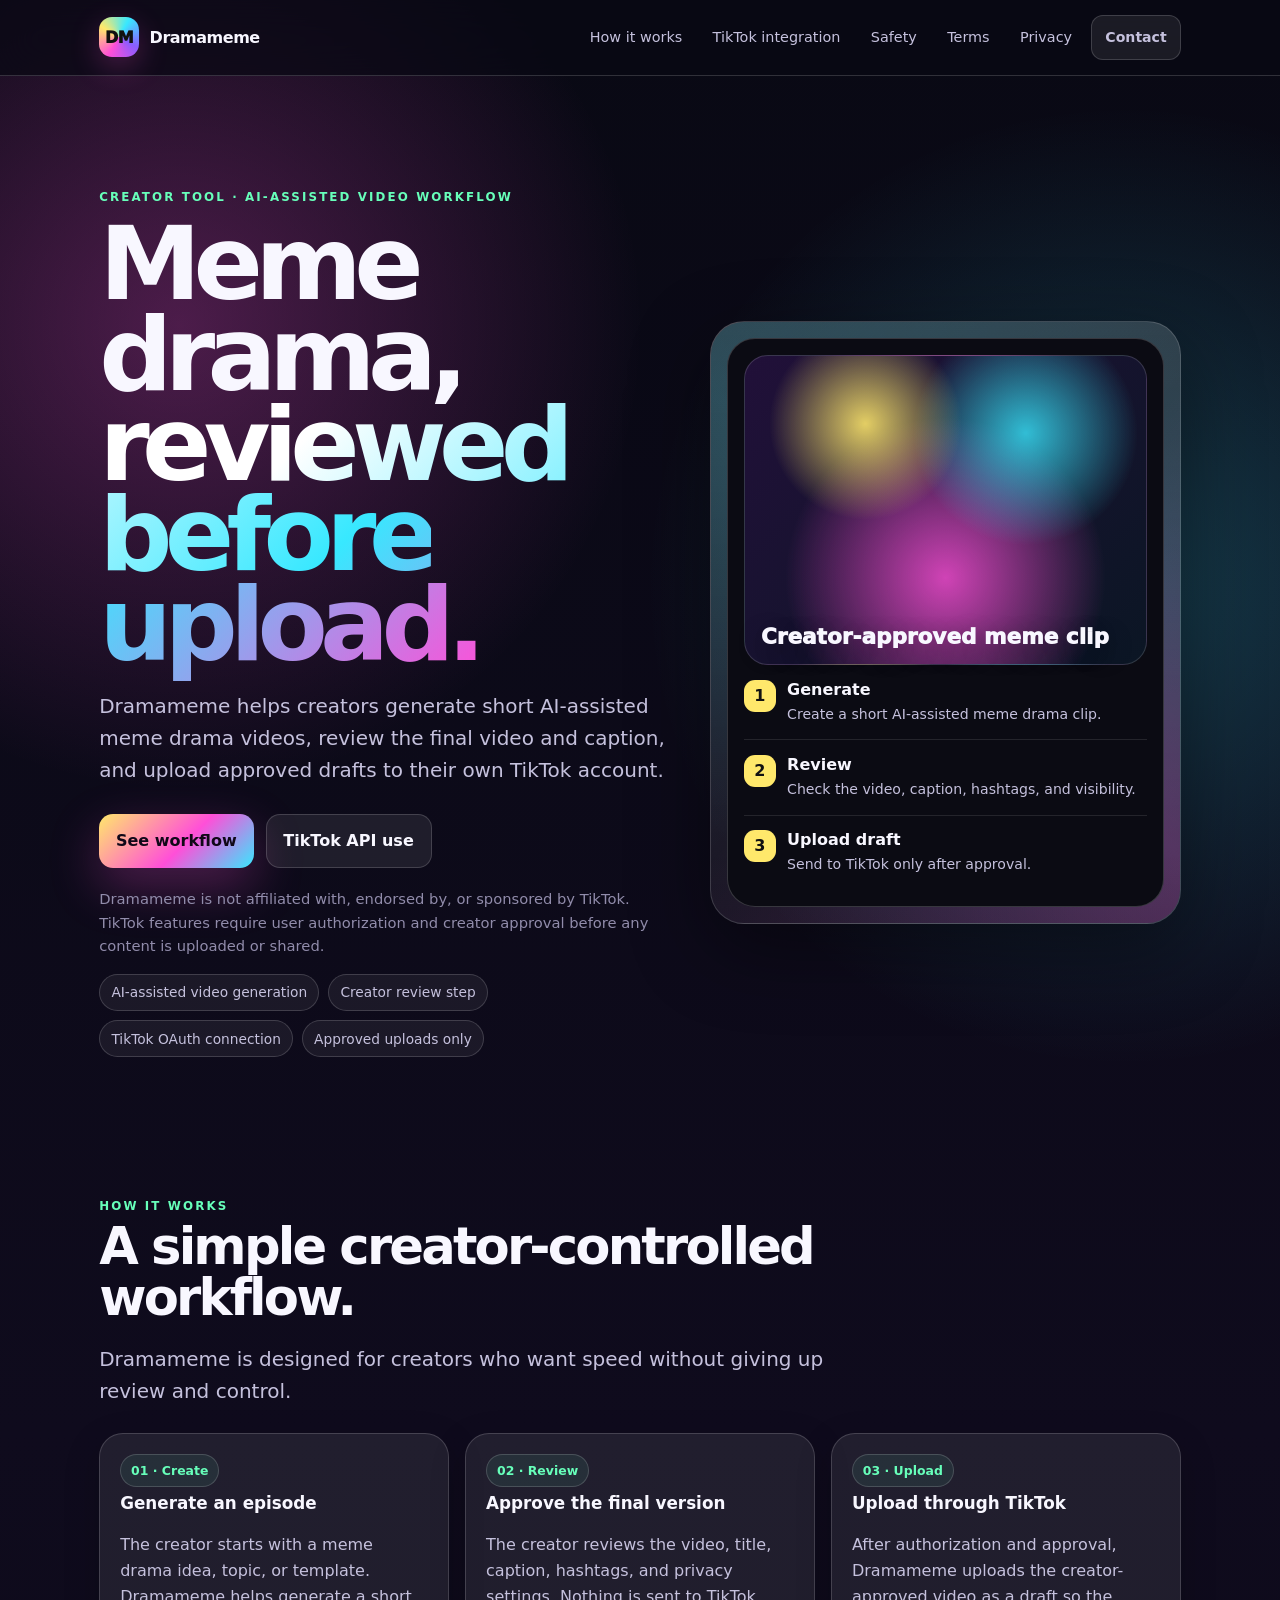
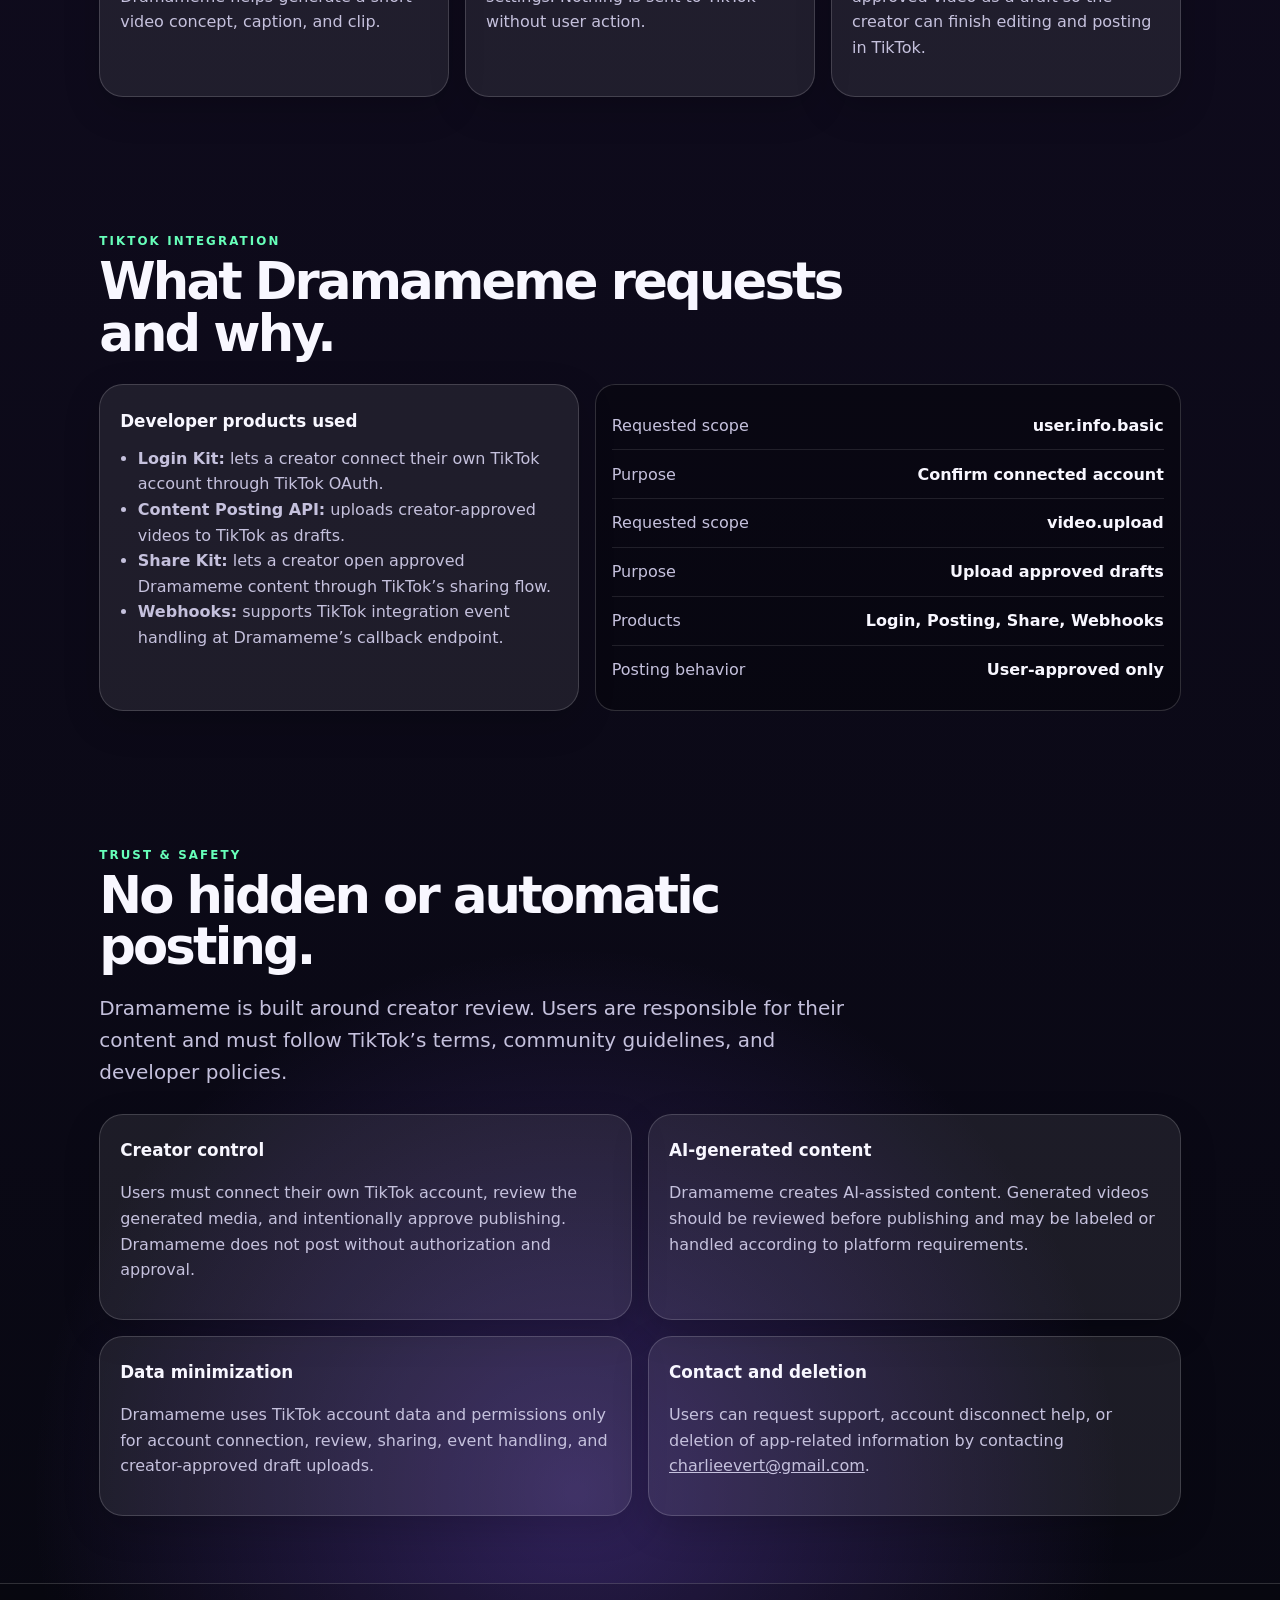
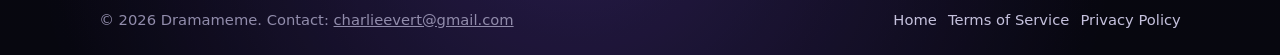
<file: index.html>
<!doctype html>
<html lang="en">
<head>
  <meta charset="utf-8" />
  <meta name="viewport" content="width=device-width, initial-scale=1" />
  <title>Dramameme — AI-Assisted Meme Drama Videos</title>
  <meta name="description" content="Dramameme helps creators generate AI-assisted meme drama videos, review videos and captions, and upload approved drafts to TikTok." />
  <meta name="theme-color" content="#090914" />
  <link rel="icon" href="app-icon.png" />
  <link rel="apple-touch-icon" href="app-icon.png" />
  <link rel="stylesheet" href="styles.css" />
</head>
<body>
  <a class="skip-link" href="#main">Skip to content</a>
  <nav class="nav" aria-label="Primary navigation">
    <div class="nav-inner">
      <a class="brand" href="./" aria-label="Dramameme home">
        <span class="brand-mark">DM</span>
        <span>Dramameme</span>
      </a>
      <div class="nav-links">
        <a href="#how-it-works">How it works</a>
        <a href="#tiktok">TikTok integration</a>
        <a href="#safety">Safety</a>
        <a href="terms.html">Terms</a>
        <a href="privacy.html">Privacy</a>
        <a class="btn small" href="mailto:charlieevert@gmail.com">Contact</a>
      </div>
    </div>
  </nav>

  <main id="main">
    <header class="hero">
      <div>
        <div class="kicker">Creator tool · AI-assisted video workflow</div>
        <h1>Meme drama, <span>reviewed before upload.</span></h1>
        <p class="lede">Dramameme helps creators generate short AI-assisted meme drama videos, review the final video and caption, and upload approved drafts to their own TikTok account.</p>
        <div class="cta-row">
          <a class="btn primary" href="#how-it-works">See workflow</a>
          <a class="btn" href="#tiktok">TikTok API use</a>
        </div>
        <p class="notice">Dramameme is not affiliated with, endorsed by, or sponsored by TikTok. TikTok features require user authorization and creator approval before any content is uploaded or shared.</p>
        <div class="badge-row" aria-label="Key features">
          <span class="badge">AI-assisted video generation</span>
          <span class="badge">Creator review step</span>
          <span class="badge">TikTok OAuth connection</span>
          <span class="badge">Approved uploads only</span>
        </div>
      </div>
      <div class="mock" aria-label="Dramameme app preview">
        <div class="phone">
          <div class="video-card">
            <div class="video-title">Creator-approved meme clip</div>
          </div>
          <div class="step"><div class="num">1</div><div><b>Generate</b><span>Create a short AI-assisted meme drama clip.</span></div></div>
          <div class="step"><div class="num">2</div><div><b>Review</b><span>Check the video, caption, hashtags, and visibility.</span></div></div>
          <div class="step"><div class="num">3</div><div><b>Upload draft</b><span>Send to TikTok only after approval.</span></div></div>
        </div>
      </div>
    </header>

    <section id="how-it-works">
      <div class="section-head">
        <div class="kicker">How it works</div>
        <h2>A simple creator-controlled workflow.</h2>
        <p class="lede">Dramameme is designed for creators who want speed without giving up review and control.</p>
      </div>
      <div class="grid three">
        <article class="card">
          <span class="pill">01 · Create</span>
          <h3>Generate an episode</h3>
          <p>The creator starts with a meme drama idea, topic, or template. Dramameme helps generate a short video concept, caption, and clip.</p>
        </article>
        <article class="card">
          <span class="pill">02 · Review</span>
          <h3>Approve the final version</h3>
          <p>The creator reviews the video, title, caption, hashtags, and privacy settings. Nothing is sent to TikTok without user action.</p>
        </article>
        <article class="card">
          <span class="pill">03 · Upload</span>
          <h3>Upload through TikTok</h3>
          <p>After authorization and approval, Dramameme uploads the creator-approved video as a draft so the creator can finish editing and posting in TikTok.</p>
        </article>
      </div>
    </section>

    <section id="tiktok">
      <div class="section-head">
        <div class="kicker">TikTok integration</div>
        <h2>What Dramameme requests and why.</h2>
      </div>
      <div class="demo-panel">
        <div class="card">
          <h3>Developer products used</h3>
          <ul>
            <li><strong>Login Kit:</strong> lets a creator connect their own TikTok account through TikTok OAuth.</li>
            <li><strong>Content Posting API:</strong> uploads creator-approved videos to TikTok as drafts.</li>
            <li><strong>Share Kit:</strong> lets a creator open approved Dramameme content through TikTok’s sharing flow.</li>
            <li><strong>Webhooks:</strong> supports TikTok integration event handling at Dramameme’s callback endpoint.</li>
          </ul>
        </div>
        <div class="status-box">
          <div class="status-row"><span>Requested scope</span><b>user.info.basic</b></div>
          <div class="status-row"><span>Purpose</span><b>Confirm connected account</b></div>
          <div class="status-row"><span>Requested scope</span><b>video.upload</b></div>
          <div class="status-row"><span>Purpose</span><b>Upload approved drafts</b></div>
          <div class="status-row"><span>Products</span><b>Login, Posting, Share, Webhooks</b></div>
          <div class="status-row"><span>Posting behavior</span><b>User-approved only</b></div>
        </div>
      </div>
    </section>

    <section id="safety">
      <div class="section-head">
        <div class="kicker">Trust & safety</div>
        <h2>No hidden or automatic posting.</h2>
        <p class="lede">Dramameme is built around creator review. Users are responsible for their content and must follow TikTok’s terms, community guidelines, and developer policies.</p>
      </div>
      <div class="grid two">
        <article class="card">
          <h3>Creator control</h3>
          <p>Users must connect their own TikTok account, review the generated media, and intentionally approve publishing. Dramameme does not post without authorization and approval.</p>
        </article>
        <article class="card">
          <h3>AI-generated content</h3>
          <p>Dramameme creates AI-assisted content. Generated videos should be reviewed before publishing and may be labeled or handled according to platform requirements.</p>
        </article>
        <article class="card">
          <h3>Data minimization</h3>
          <p>Dramameme uses TikTok account data and permissions only for account connection, review, sharing, event handling, and creator-approved draft uploads.</p>
        </article>
        <article class="card">
          <h3>Contact and deletion</h3>
          <p>Users can request support, account disconnect help, or deletion of app-related information by contacting <a href="mailto:charlieevert@gmail.com">charlieevert@gmail.com</a>.</p>
        </article>
      </div>
    </section>
  </main>

  <footer class="footer">
    <div class="footer-inner">
      <div>© 2026 Dramameme. Contact: <a href="mailto:charlieevert@gmail.com">charlieevert@gmail.com</a></div>
      <div class="footer-links">
        <a href="./">Home</a>
        <a href="terms.html">Terms of Service</a>
        <a href="privacy.html">Privacy Policy</a>
      </div>
    </div>
  </footer>
</body>
</html>
</file>
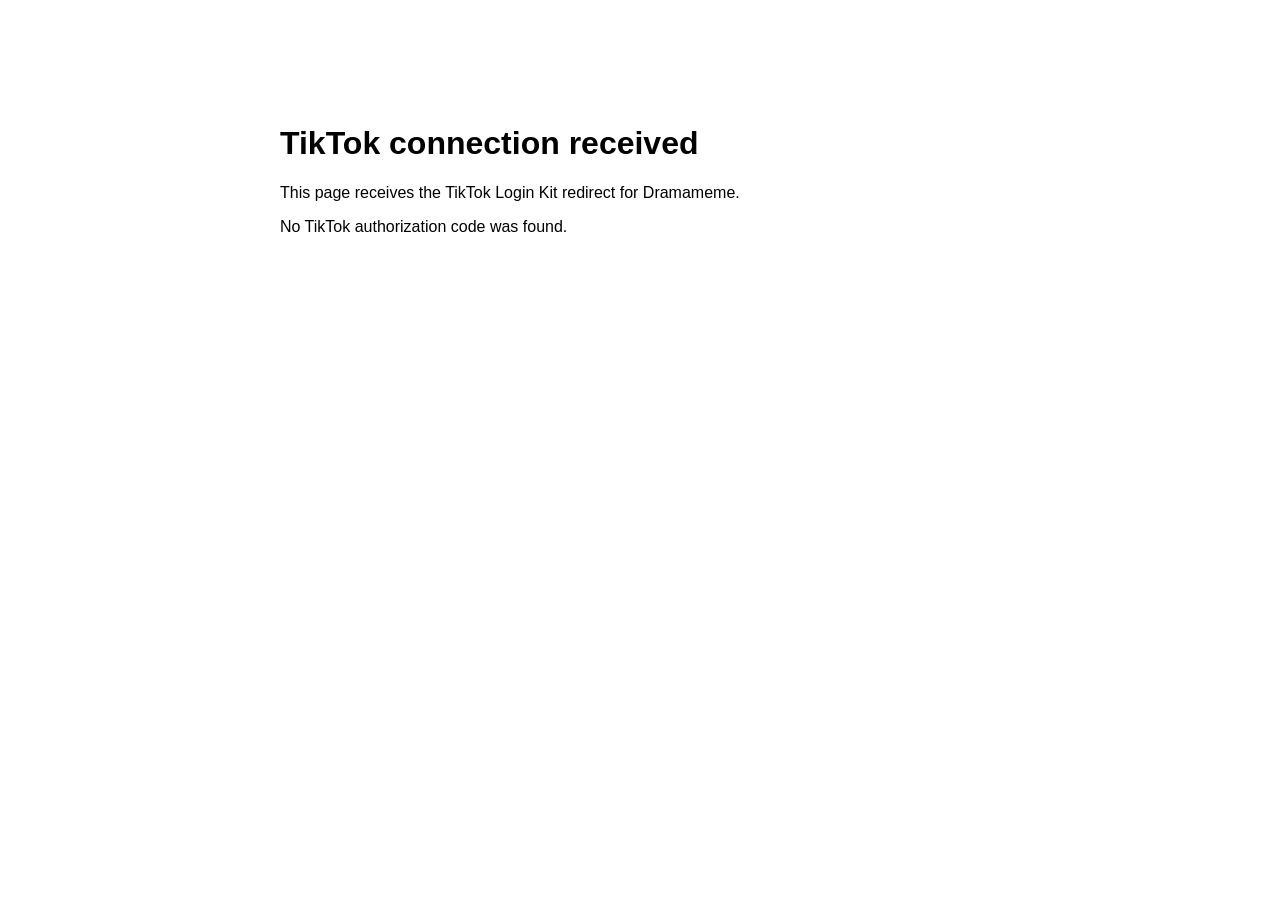
<file: oauth-callback.html>
<!doctype html>
<html lang="en">
<head>
  <meta charset="utf-8">
  <title>Dramameme TikTok Connected</title>
  <meta name="viewport" content="width=device-width, initial-scale=1">
</head>
<body>
  <main style="font-family: Arial, sans-serif; max-width: 720px; margin: 80px auto; padding: 24px;">
    <h1>TikTok connection received</h1>
    <p>This page receives the TikTok Login Kit redirect for Dramameme.</p>
    <p id="status">Checking authorization response...</p>
  </main>

  <script>
    const params = new URLSearchParams(window.location.search);
    const code = params.get("code");
    const error = params.get("error");
    const status = document.getElementById("status");

    if (code) {
      status.textContent = "TikTok returned an authorization code. In production, Dramameme's backend exchanges this code for an access token.";
    } else if (error) {
      status.textContent = "TikTok returned an error: " + error;
    } else {
      status.textContent = "No TikTok authorization code was found.";
    }
  </script>
</body>
</html>
</file>
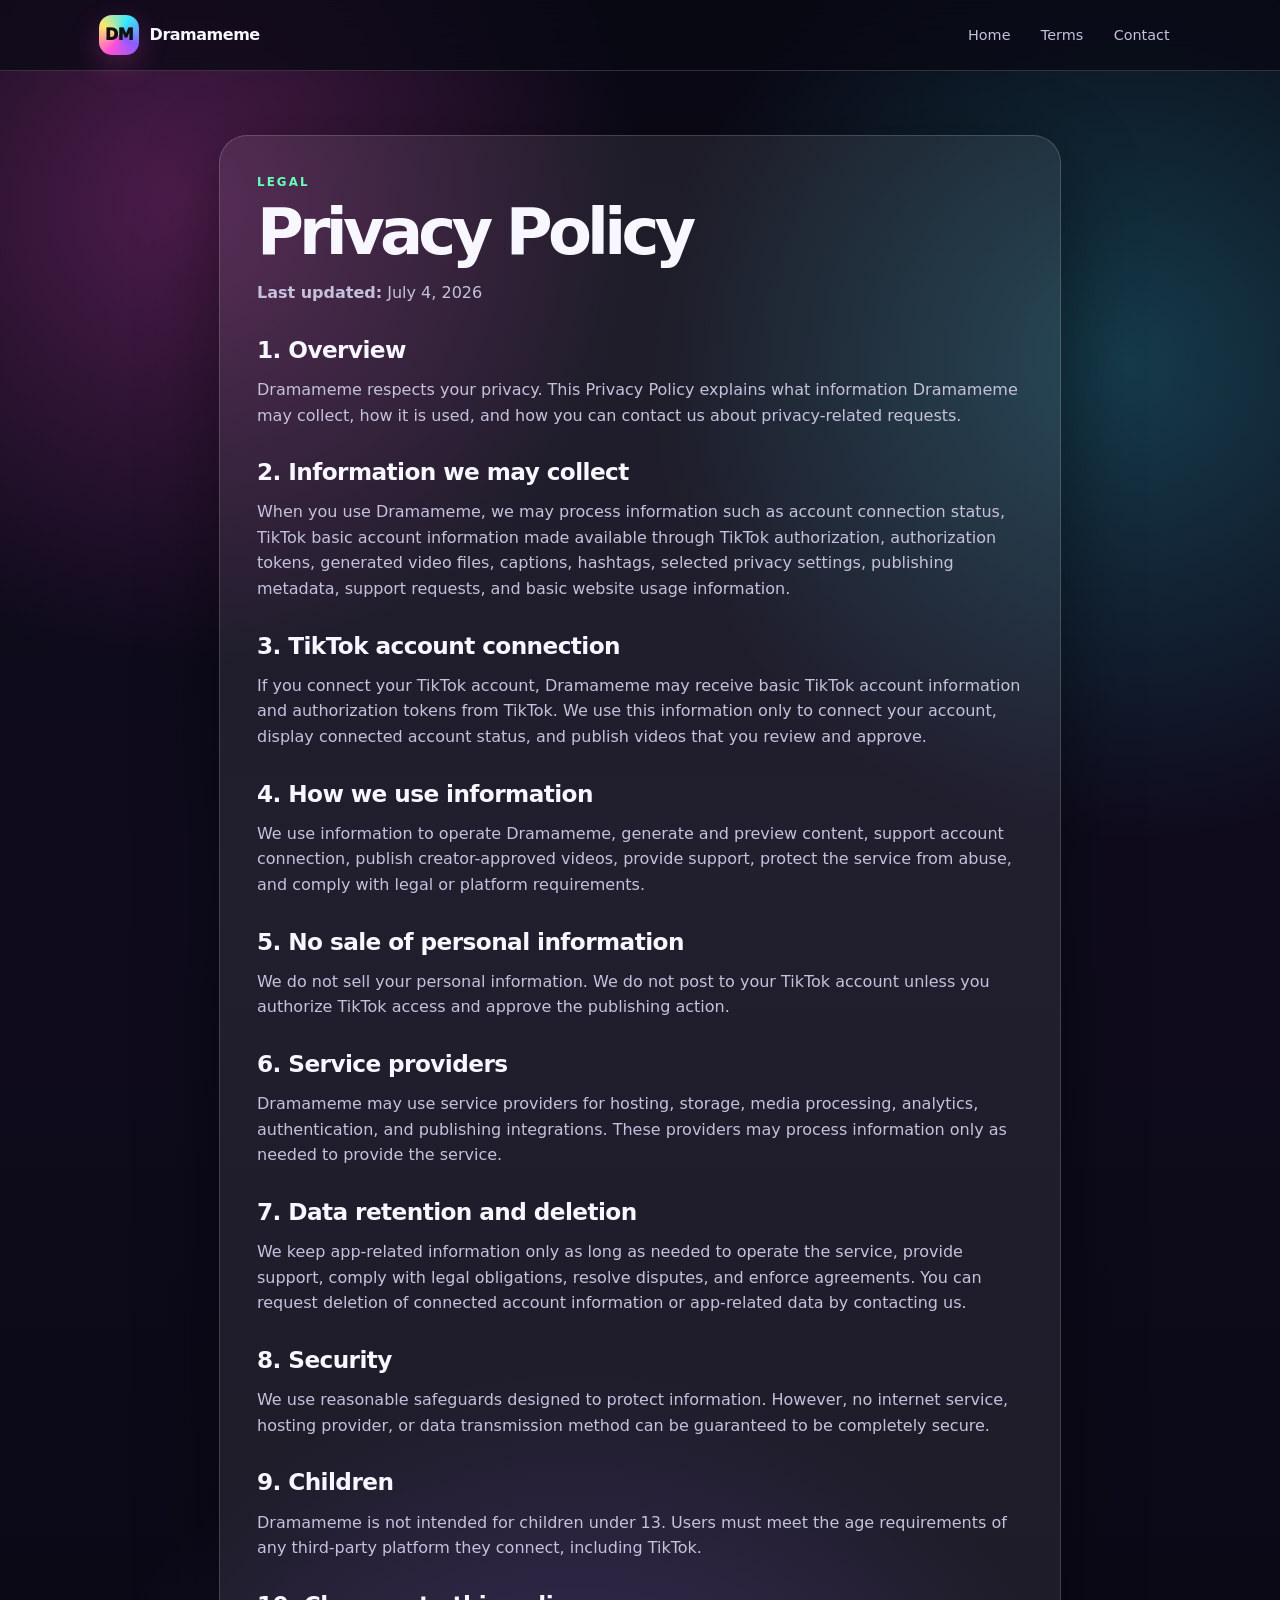
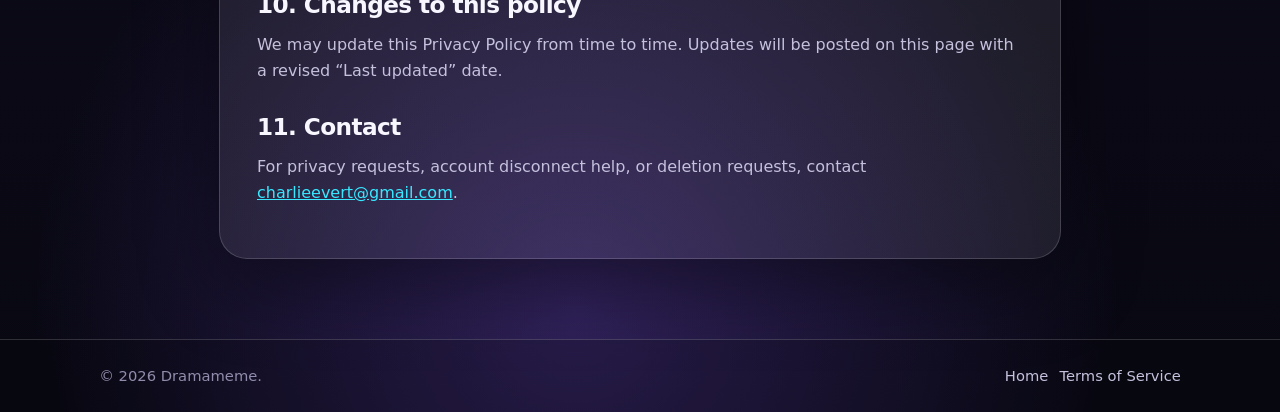
<file: privacy.html>
<!doctype html>
<html lang="en">
<head>
  <meta charset="utf-8" />
  <meta name="viewport" content="width=device-width, initial-scale=1" />
  <title>Privacy Policy — Dramameme</title>
  <meta name="description" content="Dramameme Privacy Policy." />
  <meta name="theme-color" content="#090914" />
  <link rel="icon" href="app-icon.png" />
  <link rel="stylesheet" href="styles.css" />
</head>
<body>
  <nav class="nav" aria-label="Primary navigation">
    <div class="nav-inner">
      <a class="brand" href="./"><span class="brand-mark">DM</span><span>Dramameme</span></a>
      <div class="nav-links"><a href="./">Home</a><a href="terms.html">Terms</a><a href="mailto:charlieevert@gmail.com">Contact</a></div>
    </div>
  </nav>
  <main class="policy-page">
    <article class="policy-card">
      <div class="kicker">Legal</div>
      <h1>Privacy Policy</h1>
      <p><strong>Last updated:</strong> July 4, 2026</p>

      <h2>1. Overview</h2>
      <p>Dramameme respects your privacy. This Privacy Policy explains what information Dramameme may collect, how it is used, and how you can contact us about privacy-related requests.</p>

      <h2>2. Information we may collect</h2>
      <p>When you use Dramameme, we may process information such as account connection status, TikTok basic account information made available through TikTok authorization, authorization tokens, generated video files, captions, hashtags, selected privacy settings, publishing metadata, support requests, and basic website usage information.</p>

      <h2>3. TikTok account connection</h2>
      <p>If you connect your TikTok account, Dramameme may receive basic TikTok account information and authorization tokens from TikTok. We use this information only to connect your account, display connected account status, and publish videos that you review and approve.</p>

      <h2>4. How we use information</h2>
      <p>We use information to operate Dramameme, generate and preview content, support account connection, publish creator-approved videos, provide support, protect the service from abuse, and comply with legal or platform requirements.</p>

      <h2>5. No sale of personal information</h2>
      <p>We do not sell your personal information. We do not post to your TikTok account unless you authorize TikTok access and approve the publishing action.</p>

      <h2>6. Service providers</h2>
      <p>Dramameme may use service providers for hosting, storage, media processing, analytics, authentication, and publishing integrations. These providers may process information only as needed to provide the service.</p>

      <h2>7. Data retention and deletion</h2>
      <p>We keep app-related information only as long as needed to operate the service, provide support, comply with legal obligations, resolve disputes, and enforce agreements. You can request deletion of connected account information or app-related data by contacting us.</p>

      <h2>8. Security</h2>
      <p>We use reasonable safeguards designed to protect information. However, no internet service, hosting provider, or data transmission method can be guaranteed to be completely secure.</p>

      <h2>9. Children</h2>
      <p>Dramameme is not intended for children under 13. Users must meet the age requirements of any third-party platform they connect, including TikTok.</p>

      <h2>10. Changes to this policy</h2>
      <p>We may update this Privacy Policy from time to time. Updates will be posted on this page with a revised “Last updated” date.</p>

      <h2>11. Contact</h2>
      <p>For privacy requests, account disconnect help, or deletion requests, contact <a href="mailto:charlieevert@gmail.com">charlieevert@gmail.com</a>.</p>
    </article>
  </main>
  <footer class="footer"><div class="footer-inner"><div>© 2026 Dramameme.</div><div class="footer-links"><a href="./">Home</a><a href="terms.html">Terms of Service</a></div></div></footer>
</body>
</html>
</file>
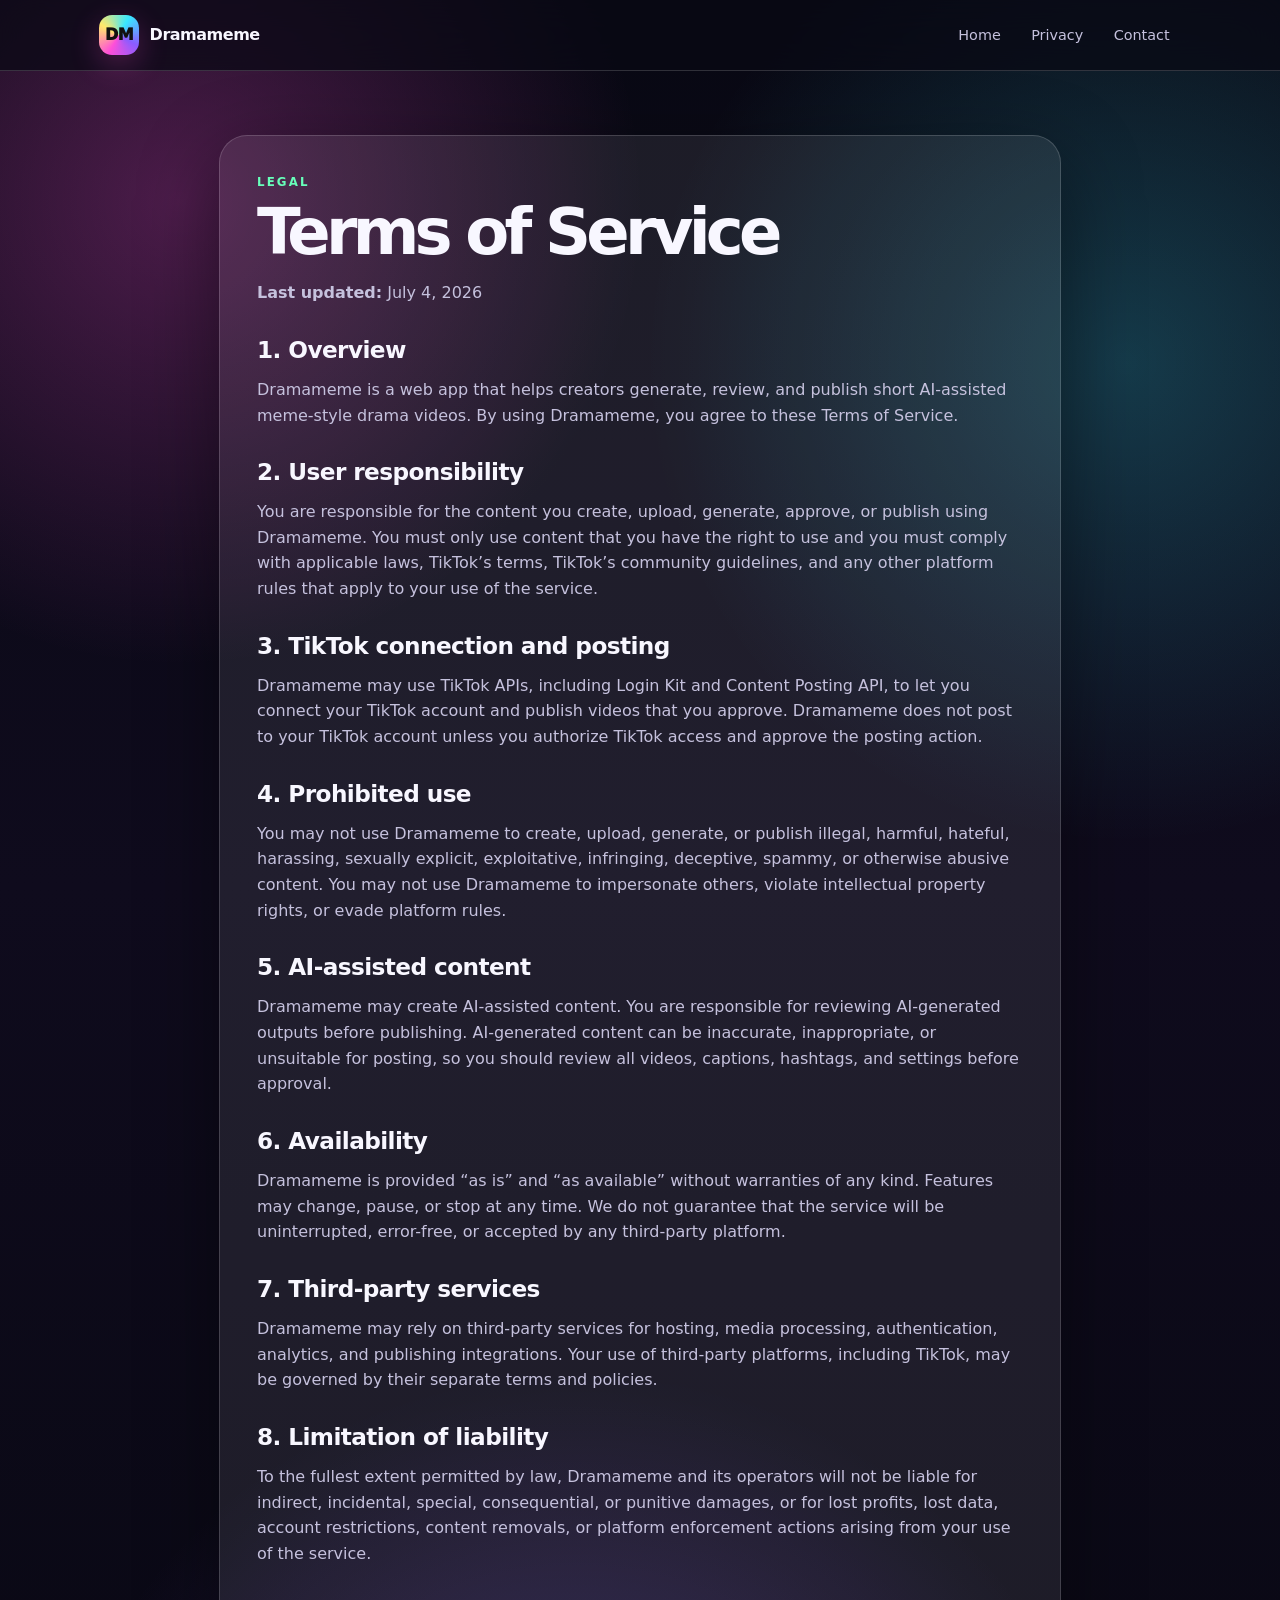
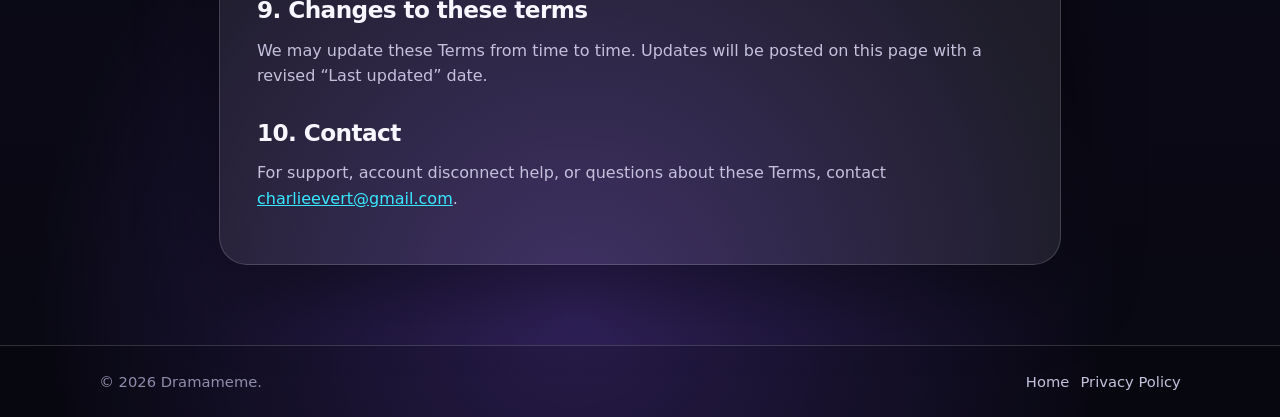
<file: terms.html>
<!doctype html>
<html lang="en">
<head>
  <meta charset="utf-8" />
  <meta name="viewport" content="width=device-width, initial-scale=1" />
  <title>Terms of Service — Dramameme</title>
  <meta name="description" content="Dramameme Terms of Service." />
  <meta name="theme-color" content="#090914" />
  <link rel="icon" href="app-icon.png" />
  <link rel="stylesheet" href="styles.css" />
</head>
<body>
  <nav class="nav" aria-label="Primary navigation">
    <div class="nav-inner">
      <a class="brand" href="./"><span class="brand-mark">DM</span><span>Dramameme</span></a>
      <div class="nav-links"><a href="./">Home</a><a href="privacy.html">Privacy</a><a href="mailto:charlieevert@gmail.com">Contact</a></div>
    </div>
  </nav>
  <main class="policy-page">
    <article class="policy-card">
      <div class="kicker">Legal</div>
      <h1>Terms of Service</h1>
      <p><strong>Last updated:</strong> July 4, 2026</p>

      <h2>1. Overview</h2>
      <p>Dramameme is a web app that helps creators generate, review, and publish short AI-assisted meme-style drama videos. By using Dramameme, you agree to these Terms of Service.</p>

      <h2>2. User responsibility</h2>
      <p>You are responsible for the content you create, upload, generate, approve, or publish using Dramameme. You must only use content that you have the right to use and you must comply with applicable laws, TikTok’s terms, TikTok’s community guidelines, and any other platform rules that apply to your use of the service.</p>

      <h2>3. TikTok connection and posting</h2>
      <p>Dramameme may use TikTok APIs, including Login Kit and Content Posting API, to let you connect your TikTok account and publish videos that you approve. Dramameme does not post to your TikTok account unless you authorize TikTok access and approve the posting action.</p>

      <h2>4. Prohibited use</h2>
      <p>You may not use Dramameme to create, upload, generate, or publish illegal, harmful, hateful, harassing, sexually explicit, exploitative, infringing, deceptive, spammy, or otherwise abusive content. You may not use Dramameme to impersonate others, violate intellectual property rights, or evade platform rules.</p>

      <h2>5. AI-assisted content</h2>
      <p>Dramameme may create AI-assisted content. You are responsible for reviewing AI-generated outputs before publishing. AI-generated content can be inaccurate, inappropriate, or unsuitable for posting, so you should review all videos, captions, hashtags, and settings before approval.</p>

      <h2>6. Availability</h2>
      <p>Dramameme is provided “as is” and “as available” without warranties of any kind. Features may change, pause, or stop at any time. We do not guarantee that the service will be uninterrupted, error-free, or accepted by any third-party platform.</p>

      <h2>7. Third-party services</h2>
      <p>Dramameme may rely on third-party services for hosting, media processing, authentication, analytics, and publishing integrations. Your use of third-party platforms, including TikTok, may be governed by their separate terms and policies.</p>

      <h2>8. Limitation of liability</h2>
      <p>To the fullest extent permitted by law, Dramameme and its operators will not be liable for indirect, incidental, special, consequential, or punitive damages, or for lost profits, lost data, account restrictions, content removals, or platform enforcement actions arising from your use of the service.</p>

      <h2>9. Changes to these terms</h2>
      <p>We may update these Terms from time to time. Updates will be posted on this page with a revised “Last updated” date.</p>

      <h2>10. Contact</h2>
      <p>For support, account disconnect help, or questions about these Terms, contact <a href="mailto:charlieevert@gmail.com">charlieevert@gmail.com</a>.</p>
    </article>
  </main>
  <footer class="footer"><div class="footer-inner"><div>© 2026 Dramameme.</div><div class="footer-links"><a href="./">Home</a><a href="privacy.html">Privacy Policy</a></div></div></footer>
</body>
</html>
</file>
<file: styles.css>
:root {
  --bg: #090914;
  --bg2: #131326;
  --panel: rgba(255, 255, 255, 0.08);
  --panel2: rgba(255, 255, 255, 0.12);
  --line: rgba(255, 255, 255, 0.16);
  --text: #f8f7ff;
  --muted: #c5c1dd;
  --soft: #918cab;
  --pink: #ff4fd8;
  --cyan: #38e8ff;
  --yellow: #ffe86b;
  --purple: #8b5cff;
  --green: #67ffba;
  --danger: #ff6575;
  --shadow: 0 24px 80px rgba(0,0,0,.42);
  font-family: Inter, ui-sans-serif, system-ui, -apple-system, BlinkMacSystemFont, "Segoe UI", sans-serif;
}
* { box-sizing: border-box; }
html { scroll-behavior: smooth; }
body {
  margin: 0;
  background:
    radial-gradient(circle at 14% 10%, rgba(255,79,216,.27), transparent 29rem),
    radial-gradient(circle at 88% 18%, rgba(56,232,255,.22), transparent 30rem),
    radial-gradient(circle at 45% 95%, rgba(139,92,255,.30), transparent 34rem),
    linear-gradient(180deg, var(--bg), #0f0b1d 44%, #080812);
  color: var(--text);
  line-height: 1.6;
  min-height: 100vh;
}
a { color: inherit; }
.skip-link { position:absolute; left:-999px; top:auto; width:1px; height:1px; overflow:hidden; }
.skip-link:focus { left:16px; top:16px; width:auto; height:auto; z-index:99; background:#fff; color:#111; padding:.7rem 1rem; border-radius:10px; }
.nav {
  position: sticky;
  top: 0;
  z-index: 20;
  backdrop-filter: blur(20px);
  background: rgba(9,9,20,.72);
  border-bottom: 1px solid var(--line);
}
.nav-inner {
  max-width: 1120px;
  margin: 0 auto;
  padding: .95rem 1.2rem;
  display: flex;
  align-items: center;
  justify-content: space-between;
  gap: 1rem;
}
.brand { display:flex; align-items:center; gap:.65rem; text-decoration:none; font-weight: 900; letter-spacing: -.03em; }
.brand-mark {
  width: 40px; height: 40px; border-radius: 13px;
  display:grid; place-items:center;
  color:#111; font-weight: 950;
  background: conic-gradient(from 210deg, var(--pink), var(--yellow), var(--cyan), var(--purple), var(--pink));
  box-shadow: 0 10px 30px rgba(255,79,216,.24);
}
.nav-links { display:flex; align-items:center; gap:.5rem; flex-wrap:wrap; justify-content:flex-end; }
.nav-links a { text-decoration:none; color:var(--muted); font-size:.9rem; padding:.45rem .7rem; border-radius: 999px; }
.nav-links a:hover { color: var(--text); background: rgba(255,255,255,.08); }
.btn {
  appearance:none;
  border: 1px solid var(--line);
  background: rgba(255,255,255,.08);
  color: var(--text);
  border-radius: 14px;
  padding: .82rem 1.05rem;
  text-decoration:none;
  display:inline-flex;
  align-items:center;
  gap:.55rem;
  font-weight: 800;
  cursor:pointer;
  transition: transform .18s ease, background .18s ease, border-color .18s ease;
}
.btn:hover { transform: translateY(-2px); border-color: rgba(255,255,255,.32); background: rgba(255,255,255,.12); }
.btn.primary { color:#100818; border:0; background: linear-gradient(135deg, var(--yellow), var(--pink) 55%, var(--cyan)); box-shadow: 0 18px 50px rgba(255,79,216,.28); }
.btn.small { padding: .62rem .82rem; border-radius: 12px; font-size: .88rem; }
.hero { max-width:1120px; margin:0 auto; padding: 7rem 1.2rem 4.5rem; display:grid; grid-template-columns: minmax(0,1.1fr) minmax(320px,.9fr); gap: 2.2rem; align-items:center; }
.kicker { color: var(--green); font-weight: 900; text-transform: uppercase; letter-spacing: .18em; font-size: .74rem; }
h1 { font-size: clamp(3rem, 8vw, 6.8rem); line-height: .88; margin: .8rem 0 1.2rem; letter-spacing: -.075em; }
h1 span { color: transparent; background: linear-gradient(135deg, #fff 20%, var(--cyan), var(--pink)); -webkit-background-clip:text; background-clip:text; }
.lede { color: var(--muted); font-size: clamp(1.05rem, 1.8vw, 1.25rem); max-width: 64ch; }
.cta-row { display:flex; gap:.75rem; flex-wrap:wrap; margin-top: 1.75rem; }
.notice { margin-top: 1.2rem; color: var(--soft); font-size: .92rem; }
.mock {
  position:relative;
  border:1px solid var(--line);
  background: linear-gradient(180deg, rgba(255,255,255,.14), rgba(255,255,255,.05));
  border-radius: 34px;
  box-shadow: var(--shadow);
  padding: 1rem;
  overflow:hidden;
}
.mock:before { content:""; position:absolute; inset:-40%; background: conic-gradient(from 45deg, transparent, rgba(255,79,216,.24), transparent, rgba(56,232,255,.18), transparent); animation: spin 18s linear infinite; }
@keyframes spin { to { transform: rotate(360deg); } }
.phone { position:relative; z-index:1; background: #0b0b13; border:1px solid rgba(255,255,255,.18); border-radius: 28px; padding: 1rem; min-height: 560px; overflow:hidden; }
.video-card { border-radius: 24px; min-height: 310px; background:
  radial-gradient(circle at 30% 22%, rgba(255,232,107,.88), transparent 6rem),
  radial-gradient(circle at 70% 25%, rgba(56,232,255,.80), transparent 7rem),
  radial-gradient(circle at 50% 72%, rgba(255,79,216,.80), transparent 10rem),
  linear-gradient(135deg, #211039, #0b1624);
  border: 1px solid rgba(255,255,255,.15);
  display:flex; align-items:flex-end; padding: 1rem;
}
.video-title { font-size: 1.35rem; line-height:1.05; font-weight: 950; text-shadow: 0 8px 25px rgba(0,0,0,.36); }
.step { display:grid; grid-template-columns: 32px 1fr; gap:.7rem; align-items:start; padding:.9rem 0; border-bottom:1px solid rgba(255,255,255,.10); }
.step:last-child { border-bottom:0; }
.num { width:32px; height:32px; border-radius: 11px; display:grid; place-items:center; color:#111; font-weight:900; background: var(--yellow); }
.step b { display:block; line-height:1.25; }
.step span { display:block; color: var(--muted); font-size:.88rem; margin-top:.18rem; }
section { max-width:1120px; margin:0 auto; padding: 4.2rem 1.2rem; }
.section-head { max-width: 760px; margin-bottom: 1.6rem; }
h2 { font-size: clamp(2rem, 4vw, 3.4rem); line-height: 1; margin: .35rem 0 1rem; letter-spacing: -.055em; }
.grid { display:grid; gap: 1rem; }
.grid.three { grid-template-columns: repeat(3, 1fr); }
.grid.two { grid-template-columns: repeat(2, 1fr); }
.card {
  border: 1px solid var(--line);
  background: var(--panel);
  border-radius: 24px;
  padding: 1.25rem;
  box-shadow: 0 12px 36px rgba(0,0,0,.18);
}
.card h3 { margin:.15rem 0 .55rem; font-size:1.05rem; }
.card p, .card li { color: var(--muted); }
.card ul { margin: .7rem 0 0; padding-left:1.1rem; }
.pill { display:inline-flex; padding:.35rem .62rem; border:1px solid var(--line); border-radius:999px; color: var(--green); background: rgba(103,255,186,.08); font-size:.78rem; font-weight:900; }
.policy-page { max-width: 880px; margin: 0 auto; padding: 4rem 1.2rem 5rem; }
.policy-card { border:1px solid var(--line); border-radius:28px; background:rgba(255,255,255,.08); padding: clamp(1.2rem, 4vw, 2.3rem); box-shadow: var(--shadow); }
.policy-card h1 { font-size: clamp(2.3rem, 5vw, 4rem); line-height:1; margin:.5rem 0 1rem; }
.policy-card h2 { font-size:1.45rem; margin-top:2rem; letter-spacing:-.025em; }
.policy-card p, .policy-card li { color: var(--muted); }
.policy-card a { color: var(--cyan); }
.demo-panel { display:grid; grid-template-columns: .9fr 1.1fr; gap:1rem; align-items:stretch; }
.status-box { background:rgba(0,0,0,.28); border:1px solid var(--line); border-radius:20px; padding:1rem; }
.status-row { display:flex; justify-content:space-between; gap:1rem; border-bottom:1px solid rgba(255,255,255,.10); padding:.7rem 0; color:var(--muted); }
.status-row:last-child { border-bottom:0; }
.status-row b { color:var(--text); }
.footer { border-top:1px solid var(--line); background:rgba(0,0,0,.18); }
.footer-inner { max-width:1120px; margin:0 auto; padding: 1.5rem 1.2rem; display:flex; flex-wrap:wrap; align-items:center; justify-content:space-between; gap:1rem; color: var(--soft); font-size:.92rem; }
.footer-links { display:flex; flex-wrap:wrap; gap:.7rem; }
.footer-links a { color:var(--muted); text-decoration:none; }
.footer-links a:hover { color:var(--text); }
.badge-row { display:flex; gap:.55rem; flex-wrap:wrap; margin-top: 1rem; }
.badge { color:var(--muted); border:1px solid var(--line); border-radius:999px; padding:.42rem .7rem; background:rgba(255,255,255,.06); font-size:.86rem; }
@media (max-width: 860px) {
  .hero, .demo-panel { grid-template-columns: 1fr; }
  .grid.three, .grid.two { grid-template-columns: 1fr; }
  .phone { min-height: auto; }
  .nav-inner { align-items:flex-start; flex-direction:column; }
  .nav-links { justify-content:flex-start; }
}
</file>
